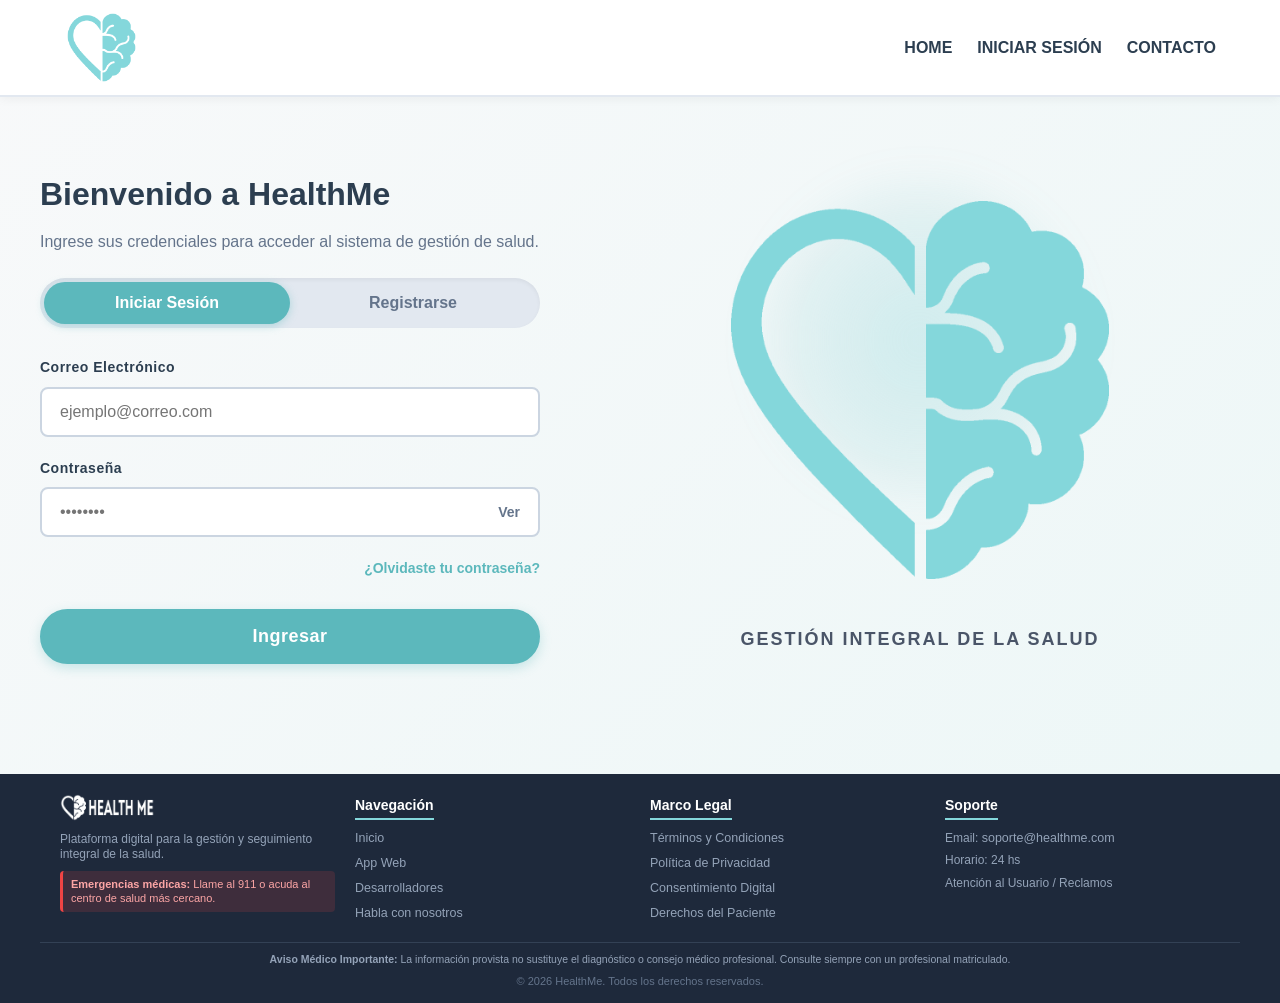
<file: src/views/login.html>
<!DOCTYPE html>
<html lang="es">
<head>
  <meta charset="UTF-8">
  <meta name="viewport" content="width=device-width, initial-scale=1.0">
  <title>HealthMe - Acceso</title>
  <link rel="icon" type="image/x-icon" href="/../favicon.ico">
  <link rel="stylesheet" href="../assets/css/styles.css">
  <link rel="stylesheet" href="../assets/css/login.css">
</head>
<body>

  <!-- NAVBAR -->
  <header class="navbar" id="main-navbar">
    <div class="navbar-container">
      <div class="nav-logo">
        <a href="../../index.html">
          <img src="../../public/logos/logoHealthMeCeleste.png" alt="Logo HealthMe" class="logo-img">
        </a>
      </div>

      <!-- BOTÓN MENÚ HAMBURGUESA (Visible en pantallas chicas y con zoom alto) -->
      <button class="menu-toggle" id="menu-toggle" aria-label="Abrir menú">
        <span class="bar"></span>
        <span class="bar"></span>
        <span class="bar"></span>
      </button>

      <nav class="nav-links" id="nav-links">
        <a href="../../index.html" class="nav-link">HOME</a>
        <a href="login.html" class="nav-link btn-login">INICIAR SESIÓN</a>
        <a href="contact.html" class="nav-link">CONTACTO</a>
      </nav>
    </div>
  </header>

  

  <!-- LOGIN & REGISTER SECTION -->
  <main class="login-main-container">
    <div class="login-split-grid">
      
      <!-- Columna Izquierda: Formulario y Toggle de pestañas -->
      <div class="login-form-area">
        <div class="login-header-text">
          <h1 id="authTitle">Bienvenido a HealthMe</h1>
          <p id="authSubtitle">Ingrese sus credenciales para acceder al sistema de gestión de salud.</p>
        </div>

        <!-- TOGGLE BAR CON INDICADOR DESLIZANTE -->
        <div class="auth-toggle-wrapper">
          <div class="auth-toggle-pill" id="togglePill"></div>
          <button type="button" class="auth-tab-btn active" id="tabLogin">Iniciar Sesión</button>
          <button type="button" class="auth-tab-btn" id="tabRegister">Registrarse</button>
        </div>

        <!-- FORMULARIO DE INICIO DE SESIÓN -->
        <form class="health-login-form active" id="loginForm">
          <div class="form-group">
            <!-- Comentario en línea arriba del código -->
            <label for="loginEmail">Correo Electrónico</label>
            <input type="email" id="loginEmail" name="email" placeholder="ejemplo@correo.com" required>
          </div>

          <div class="form-group">
            <!-- Comentario en línea arriba del código -->
            <label for="loginPassword">Contraseña</label>
            <div class="password-wrapper">
              <input type="password" id="loginPassword" name="password" placeholder="••••••••" required>
              <button type="button" class="toggle-password" data-target="loginPassword">Ver</button>
            </div>
          </div>

          <div class="form-actions-row">
            <a href="recuperar.html" class="forgot-password">¿Olvidaste tu contraseña?</a>
          </div>

          <button type="submit" class="btn-health-pill">Ingresar</button>
        </form>

        <!-- FORMULARIO DE REGISTRO -->
        <form class="health-login-form" id="registerForm">
          <div class="form-group">
            <!-- Comentario en línea arriba del código -->
            <label for="regEmail">Correo Electrónico</label>
            <input type="email" id="regEmail" name="email" placeholder="ejemplo@correo.com" required>
          </div>

          <div class="form-group">
            <!-- Comentario en línea arriba del código -->
            <label for="regNombre">Nombre</label>
            <input type="text" id="regNombre" name="nombre" placeholder="Tu nombre" required>
          </div>

          <div class="form-group">
            <label for="regApellido">Apellido</label>
            <input type="text" id="regApellido" name="apellido" placeholder="Tu apellido" required>
          </div>

          <div class="form-group">
            <label for="regDni">DNI</label>
            <input type="text" id="regDni" name="dni" placeholder="Tu DNI" required>
          </div>

          <div class="form-group">
            <!-- Comentario en línea arriba del código -->
            <label for="regPassword">Contraseña</label>
            <div class="password-wrapper">
              <input type="password" id="regPassword" name="password" placeholder="Crea una contraseña segura" required>
              <button type="button" class="toggle-password" data-target="regPassword">Ver</button>
            </div>
          </div>

          <div class="form-group">
            <!-- Comentario en línea arriba del código -->
            <label for="regConfirmPassword">Confirmar Contraseña</label>
            <div class="password-wrapper">
              <input type="password" id="regConfirmPassword" name="confirmPassword" placeholder="Repite tu contraseña" required>
              <button type="button" class="toggle-password" data-target="regConfirmPassword">Ver</button>
            </div>
          </div>

          <button type="submit" class="btn-health-pill">Crear Cuenta</button>
        </form>

      </div>

      <!-- Columna Derecha: Logo Flotante Libre (Sin caja contenedora) -->
      <div class="login-brand-area">
        <div class="brand-floating-wrapper">
          <div class="brand-glow-bg"></div>
          <img src="../../public/logos/logoHealthMeCeleste.png" alt="Isotipo HealthMe" class="floating-brand-logo">
          <span class="brand-subtitle">Gestión Integral de la Salud</span>
        </div>
      </div>

    </div>
  </main>

  <!-- FOOTER -->
  <footer class="main-footer">
    <div class="footer-container">
      
      <div class="footer-col">
        <img src="../../public/logos/logoNameHealthMeBlanco.png" alt="HealthMe Logo" class="footer-logo">
        <p class="footer-desc">Plataforma digital para la gestión y seguimiento integral de la salud.</p>
        <div class="emergency-notice">
          <strong>Emergencias médicas:</strong> Llame al 911 o acuda al centro de salud más cercano.
        </div>
      </div>

        <div class="footer-col">
          <h3>Navegación</h3>
          <ul>
            <li>
              <a href="../../index.html">Inicio</a>
            </li>
            <li><a href="../../index.html#quienes-somos" class="footer-tab-link" data-target="tab-app">App Web</a></li>
            <li><a href="../../index.html#quienes-somos" class="footer-tab-link" data-target="tab-devs">Desarrolladores</a></li>
            <li>
              <a href="src/views/contact.html">Habla con nosotros</a>
            </li>
          </ul>
        </div>

      <div class="footer-col">
        <h3>Marco Legal</h3>
        <ul>
          <li><a href="#">Términos y Condiciones</a></li>
          <li><a href="#">Política de Privacidad</a></li>
          <li><a href="#">Consentimiento Digital</a></li>
          <li><a href="#">Derechos del Paciente</a></li>
        </ul>
      </div>

      <div class="footer-col">
        <h3>Soporte</h3>
        <p class="support-info">Email: <a href="mailto:soporte@healthme.com">soporte@healthme.com</a></p>
        <p class="support-info">Horario: 24 hs</p>
        <p class="support-info">Atención al Usuario / Reclamos</p>
      </div>

    </div>

    <div class="footer-bottom">
      <p class="disclaimer-text">
        <strong>Aviso Médico Importante:</strong> La información provista no sustituye el diagnóstico o consejo médico profesional. Consulte siempre con un profesional matriculado.
      </p>
      <div class="copyright">
        <p>&copy; 2026 HealthMe. Todos los derechos reservados.</p>
      </div>
    </div>
  </footer>

  <!-- Archivo JavaScript separado -->
  <script src="../assets/js/aviso.js"></script>
  <script src="../assets/js/login.js"></script>
</body>
</html>
</file>
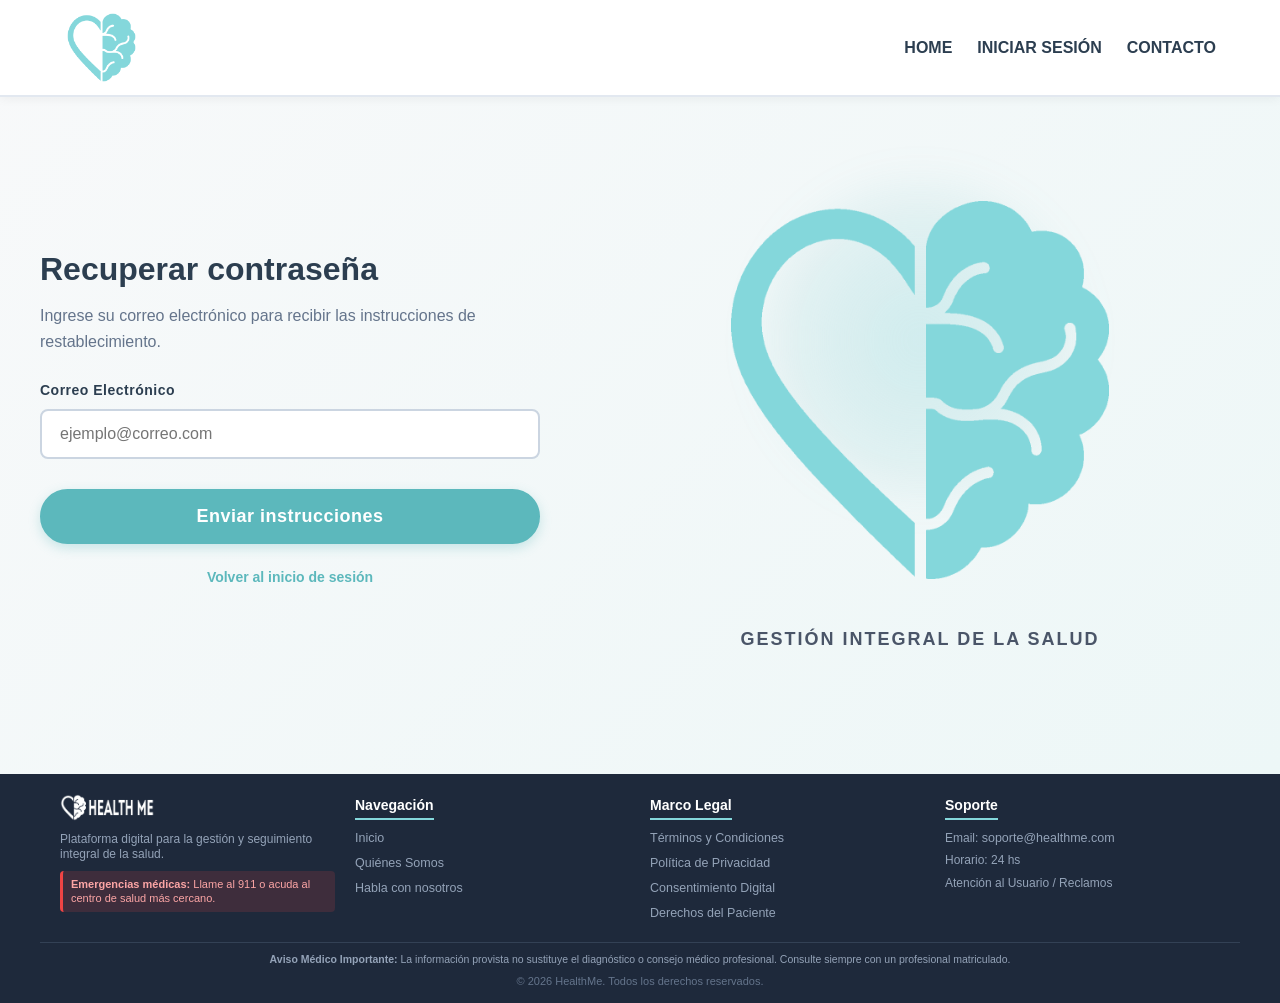
<file: src/views/recuperar.html>
<!DOCTYPE html>
<html lang="es">
<head>
  <meta charset="UTF-8">
  <meta name="viewport" content="width=device-width, initial-scale=1.0">
  <title>HealthMe - Recuperar contraseña</title>
  <link rel="icon" type="image/x-icon" href="favicon.ico">
  <link rel="stylesheet" href="../assets/css/styles.css">
  <link rel="stylesheet" href="../assets/css/login.css">
</head>
<body>

  <!-- NAVBAR -->
  <header class="navbar" id="main-navbar">
    <div class="navbar-container">
      <div class="nav-logo">
        <a href="../../index.html">
          <img src="../../public/logos/logoHealthMeCeleste.png" alt="Logo HealthMe" class="logo-img">
        </a>
      </div>

      <!-- BOTÓN MENÚ HAMBURGUESA -->
      <button class="menu-toggle" id="menu-toggle" aria-label="Abrir menú">
        <span class="bar"></span>
        <span class="bar"></span>
        <span class="bar"></span>
      </button>

      <nav class="nav-links" id="nav-links">
        <a href="../../index.html" class="nav-link">HOME</a>
        <a href="login.html" class="nav-link btn-login">INICIAR SESIÓN</a>
        <a href="contact.html" class="nav-link">CONTACTO</a>
      </nav>
    </div>
  </header>

  <!-- RECUPERAR CONTRASEÑA SECTION -->
  <main class="login-main-container">
    <div class="login-split-grid">
      
      <!-- Columna Izquierda: Formularios de Recuperación -->
      <div class="login-form-area">
        <div class="login-header-text">
          <h1>Recuperar contraseña</h1>
          <p>Ingrese su correo electrónico para recibir las instrucciones de restablecimiento.</p>
        </div>

        <!-- FORMULARIO 1: PEDIR CORREO -->
        <form class="health-login-form active" id="formPedir">
          <div class="form-group">
            <label for="email">Correo Electrónico</label>
            <input type="email" id="email" name="email" placeholder="ejemplo@correo.com" required>
          </div>

          <button type="submit" class="btn-health-pill">Enviar instrucciones</button>
        </form>

        <!-- FORMULARIO 2: NUEVA CONTRASEÑA (Se muestra si viene con token) -->
        <form class="health-login-form" id="formNueva">
          <input type="hidden" name="token" id="token">
          
          <div class="form-group">
            <label for="password_nueva">Nueva contraseña</label>
            <input type="password" id="password_nueva" name="password_nueva" placeholder="Crea una contraseña segura" required>
          </div>

          <div class="form-group">
            <label for="password_confirmar">Repetir contraseña</label>
            <input type="password" id="password_confirmar" name="password_confirmar" placeholder="Repite tu contraseña" required>
          </div>

          <button type="submit" class="btn-health-pill">Cambiar contraseña</button>
        </form>

        <p id="msg" role="status" style="margin-top: 15px; font-weight: 600;"></p>
        
        <div style="margin-top: 20px; text-align: center;">
          <a href="login.html" class="forgot-password">Volver al inicio de sesión</a>
        </div>
      </div>

      <!-- Columna Derecha: Logo Flotante Libre -->
      <div class="login-brand-area">
        <div class="brand-floating-wrapper">
          <div class="brand-glow-bg"></div>
          <img src="../../public/logos/logoHealthMeCeleste.png" alt="Isotipo HealthMe" class="floating-brand-logo">
          <span class="brand-subtitle">Gestión Integral de la Salud</span>
        </div>
      </div>

    </div>
  </main>

  <!-- FOOTER -->
  <footer class="main-footer">
    <div class="footer-container">
      
      <div class="footer-col">
        <img src="../../public/logos/logoNameHealthMeBlanco.png" alt="HealthMe Logo" class="footer-logo">
        <p class="footer-desc">Plataforma digital para la gestión y seguimiento integral de la salud.</p>
        <div class="emergency-notice">
          <strong>Emergencias médicas:</strong> Llame al 911 o acuda al centro de salud más cercano.
        </div>
      </div>

      <div class="footer-col">
        <h3>Navegación</h3>
        <ul>
          <li><a href="../../index.html">Inicio</a></li>
          <li><a href="../../index.html#quienes-somos">Quiénes Somos</a></li>
          <li><a href="contact.html">Habla con nosotros</a></li>
        </ul>
      </div>

      <div class="footer-col">
        <h3>Marco Legal</h3>
        <ul>
          <li><a href="#">Términos y Condiciones</a></li>
          <li><a href="#">Política de Privacidad</a></li>
          <li><a href="#">Consentimiento Digital</a></li>
          <li><a href="#">Derechos del Paciente</a></li>
        </ul>
      </div>

      <div class="footer-col">
        <h3>Soporte</h3>
        <p class="support-info">Email: <a href="mailto:soporte@healthme.com">soporte@healthme.com</a></p>
        <p class="support-info">Horario: 24 hs</p>
        <p class="support-info">Atención al Usuario / Reclamos</p>
      </div>

    </div>

    <div class="footer-bottom">
      <p class="disclaimer-text">
        <strong>Aviso Médico Importante:</strong> La información provista no sustituye el diagnóstico o consejo médico profesional. Consulte siempre con un profesional matriculado.
      </p>
      <div class="copyright">
        <p>&copy; 2026 HealthMe. Todos los derechos reservados.</p>
      </div>
    </div>
  </footer>

  <!-- Archivo JavaScript separado -->
  <script src="../assets/js/recuperar.js"></script>
</body>
</html>
</file>
<file: src/assets/css/styles.css>
/* RESET BÁSICO */
* {
  margin: 0;
  padding: 0;
  box-sizing: border-box;
  font-family: 'Segoe UI', Tahoma, Geneva, Verdana, sans-serif;
}

/* DESPLAZAMIENTO SUAVE GLOBAL */
html {
  scroll-behavior: smooth;
}

body {
  color: #333333;
  line-height: 1.6;
  background-color: #f8f9fa;
}

/* NAVBAR (FIXED Y DINÁMICA CON SCROLL) */
.navbar {
  background-color: #ffffff;
  border-bottom: 2px solid #e2e8f0;
  position: fixed;
  top: 0;
  left: 0;
  width: 100%;
  z-index: 1000;
  box-shadow: 0 2px 10px rgba(0, 0, 0, 0.05);
  transition: transform 0.4s ease, opacity 0.4s ease;
}

/* Estado oculto cuando está arriba de todo */
.navbar.navbar-hidden {
  transform: translateY(-100%);
  opacity: 0;
  pointer-events: none;
}

.navbar-container {
  display: flex;
  justify-content: space-between;
  align-items: center;
  padding: 10px 5%;
  max-width: 1400px;
  margin: 0 auto;
}

.nav-logo .logo-img {
  width: 75px;
  height: auto;
  display: block;
  transition: transform 0.3s ease;
}

.nav-logo .logo-img:hover {
  transform: scale(1.03);
}

/* ESTILOS DEL BOTÓN MENÚ HAMBURGUESA (Oculto en pantallas grandes) */
.menu-toggle {
  display: none;
  flex-direction: column;
  justify-content: space-between;
  width: 30px;
  height: 22px;
  background: transparent;
  border: none;
  cursor: pointer;
  z-index: 1001;
}

.menu-toggle .bar {
  width: 100%;
  height: 3px;
  background-color: #2c3e50;
  border-radius: 2px;
  transition: all 0.3s ease;
}

.nav-links {
  display: flex;
  gap: 25px;
  align-items: center;
}

.nav-link {
  text-decoration: none;
  color: #2c3e50;
  font-weight: 700;
  font-size: 16px;
  position: relative;
  padding: 5px 0;
  transition: color 0.3s ease;
}

.nav-link::after {
  content: '';
  position: absolute;
  bottom: -2px;
  left: 0;
  width: 0%;
  height: 3px;
  background-color: #84d7db;
  border-radius: 2px;
  transition: width 0.3s ease-in-out;
}

.nav-link:hover {
  color: #84d7db;
}

.nav-link:hover::after {
  width: 100%;
}

/* HERO SECTION (100vh - PANTALLA COMPLETA) */
.hero-section {
  background: linear-gradient(135deg, #84d7db 0%, #5cb8bc 100%);
  height: 100vh;
  width: 100%;
  display: flex;
  justify-content: center;
  align-items: center;
  position: relative;
  overflow: hidden;
}

.hero-content {
  display: flex;
  flex-direction: column;
  justify-content: center;
  align-items: center;
  gap: 35px;
  padding: 0 20px;
}

.hero-logo {
  width: 90%;
  max-width: 600px;
  height: auto;
  object-fit: contain;
  opacity: 0;
  transform: translateY(60px);
  transition: opacity 1.2s cubic-bezier(0.25, 1, 0.5, 1), transform 1.2s cubic-bezier(0.25, 1, 0.5, 1);
}

.hero-logo.hero-animate {
  opacity: 1;
  transform: translateY(0);
}

/* BOTÓN "SABER MÁS" EN EL HERO */
.btn-hero-more {
  display: inline-block;
  padding: 12px 36px;
  font-size: 16px;
  font-weight: 700;
  color: #ffffff;
  background-color: transparent;
  border: 4px solid #ffffff;
  border-radius: 50px;
  text-decoration: none;
  cursor: pointer;
  letter-spacing: 0.5px;
  opacity: 0;
  transform: translateY(40px);
  transition: opacity 1.2s cubic-bezier(0.25, 1, 0.5, 1) 0.3s, 
              transform 1.2s cubic-bezier(0.25, 1, 0.5, 1) 0.3s, 
              background-color 0.3s ease, 
              color 0.3s ease;
}

.hero-logo.hero-animate + .btn-hero-more {
  opacity: 1;
  transform: translateY(0);
}

.btn-hero-more:hover {
  background-color: #ffffff;
  color: #5cb8bc;
}

/* ABOUT US SECTION */
.about-section {
  padding: 40px 20px 70px;
  background-color: #ffffff;
}

.section-title {
  font-size: 28px;
  font-weight: 800;
  text-align: center;
  margin-bottom: 35px;
  color: #2c3e50;
  letter-spacing: 1px;
}

.about-container {
  display: flex;
  align-items: center;
  justify-content: space-between;
  gap: 50px;
  max-width: 1200px;
  margin: 0 auto 60px auto; /* Margen inferior para separar la presentación de la galería inferior */
}

.about-text-box {
  flex: 1;
}

.about-text-box p {
  font-size: 18px;
  color: #4a5568;
  line-height: 1.7;
}

/* Título secundario sobre el párrafo descriptivo de About */
.about-subtitle {
  font-size: 28px;
  font-weight: 700;
  color: #1a365d; /* Tono azul oscuro acorde al branding */
  margin-bottom: 16px;
  line-height: 1.3;
}

.about-img-box {
  flex: 1; 
  display: flex;
  justify-content: center;
  align-items: center;
}

.render-img {
  width: 100%; 
  max-width: 550px;
  height: auto;
  border-radius: 12px;
}

/* Responsivo para pantallas chicas */
@media (max-width: 900px) {
  .about-container {
    flex-direction: column;
    gap: 30px;
  }
  .about-img-box {
    max-width: 100%;
  }
}

/* DOWNLOAD SECTION */
.download-section {
  padding: 70px 20px;
  text-align: center;
  background-color: #f1f8f8;
  border-top: 1px solid #e2e8f0;
}

.download-container h2 {
  font-size: 24px;
  font-weight: 800;
  color: #2c3e50;
  margin-bottom: 10px;
}

.download-subtitle {
  font-size: 15px;
  color: #64748b;
  margin-bottom: 25px;
}

.download-buttons {
  display: flex;
  justify-content: center;
  gap: 20px;
  flex-wrap: wrap;
}

.btn-download {
  display: inline-block;
  padding: 12px 28px;
  background-color: #84d7db;
  color: #1a365d;
  text-decoration: none;
  font-weight: 700;
  font-size: 15px;
  border-radius: 8px;
  box-shadow: 0 4px 10px rgba(132, 215, 219, 0.4);
  transition: all 0.3s ease;
}

.btn-download:hover {
  background-color: #63c0c5;
  transform: translateY(-3px);
  box-shadow: 0 6px 15px rgba(132, 215, 219, 0.6);
}

/* SECCIÓN ¿QUÉ HACE HEALTH ME? */
.what-it-does-section {
  padding: 80px 20px;
  background-color: #f8f9fa;
  border-top: 1px solid #e2e8f0;
}

/** SUBSECCIÓN ¿QUÉ HACE HEALTH ME? (Libre, sin cajas y con gran tamaño) */
.what-it-does-subsection {
  margin-top: 60px;
  padding: 40px 0;
  width: 100%;
  background-color: transparent; /* Sin fondo ni recuadros */
  border: none;
}

.what-it-does-subsection .section-subtitle {
  text-align: center;
  font-size: 28px;
  font-weight: 800;
  color: #2c3e50;
  margin-bottom: 50px;
  letter-spacing: 0.5px;
}

/* Galería en formato libre y de gran tamaño */
.gallery-container {
  display: flex;
  justify-content: center;
  align-items: center;
  gap: 110px;
  max-width: 1300px;
  margin: 0 auto;
  flex-wrap: wrap;
}

/* Contenedor de las tarjetas apiladas (Tamaño ampliado) */
.cards-stack-wrapper {
  position: relative;
  width: 100%;
  max-width: 650px;
  height: 400px;
  perspective: 1000px;
  margin: 0 35px;
}

/* Estilo de cada tarjeta libre de bordes contenedores exteriores */
.stack-card {
  position: absolute;
  width: 100%;
  height: 100%;
  background: #ffffff;
  border-radius: 16px;
  box-shadow: 0 15px 35px rgba(0, 0, 0, 0.12);
  overflow: hidden;
  display: flex;
  justify-content: center;
  align-items: center;
  transition: all 0.5s cubic-bezier(0.25, 1, 0.5, 1);
  border: none; /* Quitamos bordes rígidos */
}

.stack-img {
  width: 100%;
  height: 100%;
  object-fit: cover;
}

/* Botones de navegación flotantes de buen tamaño */
.stack-btn {
  position: absolute;
  top: 50%;
  transform: translateY(-50%);
  background-color: rgba(44, 62, 80, 0.9);
  color: #ffffff;
  border: none;
  width: 48px;
  height: 48px;
  border-radius: 50%;
  cursor: pointer;
  font-size: 20px;
  display: flex;
  justify-content: center;
  align-items: center;
  transition: background-color 0.3s ease, transform 0.2s ease;
  z-index: 10; /* Siempre por encima de las tarjetas */
  box-shadow: 0 4px 12px rgba(0, 0, 0, 0.2);
}

/* Mostrar las flechas únicamente cuando la tarjeta esté activa (al frente) */
.stack-card.active .stack-btn {
  display: flex !important;
}

.stack-btn:hover {
  background-color: #84d7db;
  color: #1a365d;
  transform: translateY(-50%) scale(1.1);
}

/* Posición de los botones de navegación más pegados al borde de la tarjeta */
.prev-btn {
  left: -25px; /* Podés probar bajándolo a 5px si los querés aún más al borde */
}

.next-btn {
  right: -25px; /* Podés probar bajándolo a 5px si los querés aún más al borde */
}

/* Efecto visual de profundidad y movimiento de tarjetas */
.stack-card.active {
  z-index: 3;
  transform: translateX(0) scale(1);
  opacity: 1;
}

.stack-card.next {
  z-index: 2;
  transform: translateX(25px) translateY(20px) scale(0.95);
  opacity: 0.75;
  filter: brightness(0.9);
}

.stack-card.back {
  z-index: 1;
  transform: translateX(50px) translateY(40px) scale(0.9);
  opacity: 0.45;
  filter: brightness(0.8);
}

/* Panel de información a la derecha (Libre, sin caja contenedora con bordes) */
.info-dynamic-box {
  flex: 1;
  max-width: 480px;
  background-color: transparent; /* Sin fondo de caja */
  padding: 10px 0;
  border: none;
  box-shadow: none;
}

.info-dynamic-box h4 {
  font-size: 28px;
  font-weight: 800;
  color: #2c3e50;
  margin-bottom: 20px;
}

.info-dynamic-box p {
  font-size: 18px;
  color: #4a5568;
  line-height: 1.7;
}
/* Espaciado para la segunda subsección */
.inverse-subsection {
  margin-top: 70px;
}


/* Responsive para pantallas medianas o chicas */
@media (max-width: 900px) {
  .gallery-container {
    flex-direction: column;
    gap: 40px;
  }
  .cards-stack-wrapper {
    height: 320px;
    max-width: 100%;
  }
  .info-dynamic-box {
    width: 100%;
    max-width: 100%;
    text-align: center;
  }
}

/* FOOTER INSTITUCIONAL Y MÉDICO */
.main-footer {
  background-color: #1e293b;
  color: #e2e8f0;
  padding-top: 20px;
  padding-bottom: 12px;
  font-size: 13px;
}

.footer-container {
  max-width: 1200px;
  margin: 0 auto;
  padding: 0 20px;
  display: grid;
  grid-template-columns: repeat(auto-fit, minmax(200px, 1fr));
  gap: 20px;
  margin-bottom: 15px;
}

.footer-logo {
  width: 95px;
  height: auto;
  margin-bottom: 4px;
}

.footer-desc {
  color: #94a3b8;
  margin-bottom: 8px;
  font-size: 12px;
  line-height: 1.3;
}

.emergency-notice {
  background-color: rgba(239, 68, 68, 0.15);
  border-left: 3px solid #ef4444;
  padding: 6px 8px;
  border-radius: 4px;
  color: #fca5a5;
  font-size: 11px;
  line-height: 1.3;
}

.footer-col h3 {
  font-size: 14px;
  color: #ffffff;
  margin-bottom: 8px;
  border-bottom: 2px solid #84d7db;
  display: inline-block;
  padding-bottom: 2px;
}

.footer-col ul {
  list-style: none;
}

.footer-col ul li {
  margin-bottom: 4px;
}

.footer-col ul li a, 
.footer-col a {
  color: #94a3b8;
  text-decoration: none;
  font-size: 12.5px;
  transition: color 0.3s ease;
}

.footer-col ul li a:hover, 
.footer-col a:hover {
  color: #84d7db;
}

.support-info {
  margin-bottom: 3px;
  color: #94a3b8;
  font-size: 12px;
}

.footer-bottom {
  border-top: 1px solid #334155;
  padding-top: 10px;
  max-width: 1200px;
  margin: 0 auto;
  padding-left: 20px;
  padding-right: 20px;
  text-align: center;
}

.disclaimer-text {
  color: #94a3b8;
  font-size: 10.5px;
  line-height: 1.3;
  margin-bottom: 6px;
}

.copyright {
  color: #64748b;
  font-size: 11px;
}

/* SCROLL FADE-IN */
.fade-in-element {
  opacity: 0;
  transform: translateY(30px);
  transition: opacity 0.8s ease-out, transform 0.8s ease-out;
}

.fade-in-element.visible {
  opacity: 1;
  transform: translateY(0);
}

/* TABS - SECCIÓN QUIÉNES SOMOS */
.tabs-container {
  display: flex;
  justify-content: center;
  position: relative;
  max-width: 600px;
  margin: 0 auto 35px auto;
  border-bottom: 2px solid #e2e8f0;
}

.tab-btn {
  flex: 1;
  background: transparent;
  border: none;
  outline: none;
  padding: 12px 20px;
  font-size: 16px;
  font-weight: 700;
  color: #64748b;
  cursor: pointer;
  position: relative;
  z-index: 2;
  transition: color 0.3s ease;
  letter-spacing: 0.5px;
}

.tab-btn:hover {
  color: #2c3e50;
}

.tab-btn.active {
  color: #2c3e50;
}

/* Barra indicadora deslizante */
.tabs-indicator {
  position: absolute;
  bottom: -2px;
  left: 0;
  width: 50%; /* Como hay 2 pestañas, cada una ocupa el 50% */
  height: 3px;
  background-color: #84d7db;
  border-radius: 2px;
  transition: transform 0.35s cubic-bezier(0.4, 0, 0.2, 1);
  z-index: 3;
}

/* Clases de desplazamiento para el indicador según la pestaña seleccionada */
.tabs-container[data-active-index="0"] .tabs-indicator {
  transform: translateX(0%);
}

.tabs-container[data-active-index="1"] .tabs-indicator {
  transform: translateX(100%);
}

/* Ocultación y despliegue de contenidos */
.tab-content {
  display: none;
  opacity: 0;
  transition: opacity 0.4s ease;
}

.tab-content.active {
  display: block;
  opacity: 1;
}

/* Estructura base de la tarjeta (Imagen a la izquierda, Texto a la derecha) */
/* Tarjeta principal con el espacio interno necesario para que la imagen no pise el texto */

.dev-divider {
  width: 800px;
  height: 2px;
  background-color: #cbd5e1;
  margin: 0px auto 80px auto;
  border-radius: 2px;
}

.dev-card {
  display: flex;
  align-items: center;
  position: relative;
  background-color: #ffffff;
  border-radius: 120px;
  border: 4px solid #84d7db;
  padding: 25px 45px 25px 135px; /* Foto a la izq | Github a la der */
  width: 100%;
  max-width: 920px;
  margin-left: 0;
  margin-right: auto;
  overflow: visible !important;
}
/* Separación vertical más amplia entre tarjetas */
.dev-cards-list {
  display: flex;
  flex-direction: column;
  gap: 75px; 
}

/* Tarjeta inversa (imagen a la derecha): simetría en el padding derecho */
.dev-card.dev-card-inverse {
  flex-direction: row;
  padding: 25px 135px 25px 45px; /* Github a la izq | Foto a la der */
  margin-left: auto;
  margin-right: 0;
}

/* Posicionamiento exacto del contenedor de la imagen grande */
.dev-img-container {
  position: absolute;
  left: -35px; /* Sobresale hacia afuera de manera equilibrada */
  top: 50%;
  transform: translateY(-50%);
  flex-shrink: 0;
  width: 165px;
  height: 165px;
  border-radius: 50%;
  overflow: hidden;
  background-color: #ffffff;
  z-index: 5;
}

.developers-container {
  max-width: 1050px;
  margin: 0 auto;
  padding: 30px 25px;
}

/* Para las tarjetas inversas (imagen a la derecha) */
.dev-card.dev-card-inverse .dev-img-container {
  left: auto;
  right: -35px; /* Sobresale hacia afuera por la derecha */
}

.dev-avatar {
  width: 100%;
  height: 100%;
  object-fit: cover;
}

/* Caja de texto con espacio y alineación correcta para que no choque con la imagen */
.dev-info-box {
  flex-grow: 1;
  padding-left: 15px;
  padding-right: 15px;
}

/* Alineación de texto intercalada (Efecto espejo para tarjetas pares) */
.dev-card.dev-card-inverse .dev-info-box {
  padding-left: 15px;
  padding-right: 20px;
  text-align: right;
}

.dev-name {
  font-size: 22px;
  font-weight: 800;
  color: #2c3e50;
  margin-bottom: 6px;
  letter-spacing: 0.5px;
}

.dev-desc {
  font-size: 16px;
  color: #4a5568;
  line-height: 1.6;
  margin: 0;
}

.dev-github-link {
  display: flex;
  align-items: center;
  justify-content: center;
  width: 55px;
  height: 55px;
  border-radius: 50%;
  background-color: #2c3e50;
  color: #ffffff;
  flex-shrink: 0;
  transition: background-color 0.3s ease, transform 0.2s ease, box-shadow 0.3s ease;
  box-shadow: 0 4px 10px rgba(0, 0, 0, 0.1);
  text-decoration: none;
}

.dev-github-link:hover {
  background-color: #84d7db;
  color: #1a365d;
  transform: scale(1.12);
  box-shadow: 0 6px 14px rgba(132, 215, 219, 0.5);
}

.github-icon {
  width: 35px;
  height: 35px;
}

/* ==========================================
   SECCIÓN VIDEO EXPLICATIVO
   ========================================== */
.video-section {
  padding: 60px 20px 80px;
  background-color: #ffffff;
  border-top: 1px solid #e2e8f0;
}

.video-container {
  max-width: 900px;
  margin: 0 auto;
  text-align: center;
}

.video-container .section-title {
  margin-bottom: 35px;
}

/* Contenedor responsivo con relación de aspecto 16:9 */
.video-wrapper {
  position: relative;
  width: 100%;
  padding-bottom: 56.25%;
  height: 0;
  border-radius: 16px;
  overflow: hidden;
  box-shadow: 0 15px 35px rgba(0, 0, 0, 0.12);
  background-color: #000000;
  border: 3px solid #84d7db;
}

.video-wrapper iframe {
  position: absolute;
  top: 0;
  left: 0;
  width: 100%;
  height: 100%;
  border: none;
}

/* Ajustes para pantallas móviles */
@media (max-width: 768px) {
  .video-section {
    padding: 40px 15px 60px;
  }
}

/* MEDIA QUERIES PARA RESOLUCIONES CHICAS (1280x720, 1366x768) Y ZOOM */
@media (max-width: 1024px) {
  .menu-toggle {
    display: flex;
  }

  .nav-links {
    position: absolute;
    top: 100%;
    left: 0;
    width: 100%;
    background-color: #ffffff;
    flex-direction: column;
    align-items: center;
    gap: 0;
    max-height: 0;
    overflow: hidden;
    transition: max-height 0.4s ease-in-out, padding 0.4s ease-in-out;
    border-bottom: 0px solid #e2e8f0;
    box-shadow: 0 10px 15px rgba(0, 0, 0, 0.05);
  }

  .nav-links.nav-active {
    max-height: 300px;
    padding: 20px 0;
    border-bottom: 2px solid #e2e8f0;
  }

  .nav-link {
    font-size: 17px;
    padding: 10px 0;
    width: 100%;
    text-align: center;
  }

  .nav-link::after {
    display: none; 
  }

  .about-container {
    flex-direction: column;
    gap: 30px;
  }

  .about-text-box {
    width: 100%;
  }
}

/* ==========================================
   SECCIÓN DE DESCARGAS (ESTÉTIKA MEJORADA)
   ========================================== */
.download-section {
  padding: 80px 20px;
  background: linear-gradient(180deg, #f8f9fa 0%, #edf7f7 100%);
  border-top: 1px solid #e2e8f0;
}

.download-container {
  max-width: 1000px;
  margin: 0 auto;
  text-align: center;
}

.download-subtitle {
  font-size: 17px;
  color: #64748b;
  margin: -15px auto 45px auto;
  max-width: 620px;
  line-height: 1.6;
}

/* Grilla interactiva de tarjetas */
.download-cards-grid {
  display: flex;
  justify-content: center;
  gap: 30px;
  flex-wrap: wrap;
}

.download-card {
  display: flex;
  align-items: center;
  gap: 20px;
  background-color: #ffffff;
  border: 2px solid #e2e8f0;
  border-radius: 20px;
  padding: 24px 28px;
  text-decoration: none;
  width: 100%;
  max-width: 450px;
  text-align: left;
  box-shadow: 0 8px 20px rgba(0, 0, 0, 0.04);
  transition: all 0.35s cubic-bezier(0.25, 1, 0.5, 1);
  position: relative;
}

/* Efecto hover suave con borde de marca */
.download-card:hover {
  border-color: #84d7db;
  transform: translateY(-6px);
  box-shadow: 0 16px 32px rgba(132, 215, 219, 0.25);
}

/* Ícono contenedor */
.download-card-icon {
  width: 58px;
  height: 58px;
  border-radius: 14px;
  background-color: #f0fdfd;
  color: #2c3e50;
  display: flex;
  align-items: center;
  justify-content: center;
  flex-shrink: 0;
  transition: background-color 0.3s ease, color 0.3s ease;
}

.download-card:hover .download-card-icon {
  background-color: #84d7db;
  color: #1a365d;
}

.download-card-icon svg {
  width: 26px;
  height: 26px;
  display: block;
}

/* Información del botón */
.download-card-info {
  flex-grow: 1;
}

.download-platform-tag {
  font-size: 11px;
  font-weight: 800;
  color: #5cb8bc;
  letter-spacing: 1px;
  text-transform: uppercase;
  display: block;
  margin-bottom: 3px;
}

.download-platform-name {
  font-size: 19px;
  font-weight: 800;
  color: #2c3e50;
  margin-bottom: 4px;
}

.download-platform-desc {
  font-size: 13.5px;
  color: #64748b;
  margin: 0;
  line-height: 1.4;
}

/* Flecha de acción a la derecha */
.download-card-arrow {
  font-size: 20px;
  color: #cbd5e1;
  transition: transform 0.3s ease, color 0.3s ease;
}

.download-card:hover .download-card-arrow {
  color: #2c3e50;
  transform: translateX(6px);
}

/* Responsivo para celulares */
@media (max-width: 768px) {
  .download-card {
    padding: 20px;
  }
  
  .download-card-icon {
    width: 48px;
    height: 48px;
  }

  .download-card-icon svg {
    width: 24px;
    height: 24px;
  }
}

@media (max-width: 768px) {
.navbar-container {
    display: flex;
    justify-content: flex-end; 
    align-items: center;
    position: relative;
    padding: 30px 6%; 
  }

  .nav-logo {
    position: absolute;
    left: 50%;
    top: 50%;
    transform: translate(-50%, -50%);
    margin: 0;
  }

  .menu-toggle {
    display: flex;
    margin-left: auto; 
    z-index: 1001;
  }
  
  .download-buttons {
    flex-direction: column;
    align-items: center;
  }

  .btn-download {
    width: 100%;
    max-width: 280px;
  }
}
</file>
<file: src/assets/css/login.css>
/* RESET BÁSICO */
* {
  margin: 0;
  padding: 0;
  box-sizing: border-box;
  font-family: 'Segoe UI', Tahoma, Geneva, Verdana, sans-serif;
}

/* DESPLAZAMIENTO SUAVE GLOBAL */
html {
  scroll-behavior: smooth;
}

body {
  color: #333333;
  line-height: 1.6;
  background-color: #f8f9fa;
  min-height: 100vh;
  display: flex;
  flex-direction: column;
}

/* --- SECCIÓN PRINCIPAL --- */
.login-main-container {
  flex: 1;
  display: flex;
  align-items: center;
  justify-content: center;
  padding: 140px 20px 80px 20px;
  background: linear-gradient(135deg, #f8f9fa 0%, #edf7f7 100%);
  width: 100%;
}

.login-split-grid {
  display: flex;
  justify-content: space-between;
  align-items: center;
  max-width: 1200px;
  width: 100%;
  gap: 60px;
}

.login-form-area {
  flex: 1;
  max-width: 500px;
  padding: 20px 0;
}

.login-header-text {
  margin-bottom: 24px;
}

.login-header-text h1 {
  font-size: 32px;
  font-weight: 800;
  color: #2c3e50;
  margin-bottom: 8px;
  transition: opacity 0.3s ease;
}

.login-header-text p {
  color: #64748b;
  font-size: 16px;
  transition: opacity 0.3s ease;
}

/* BARRA DE ALTERNANCIA (TOGGLE BAR) */
.auth-toggle-wrapper {
  position: relative;
  display: flex;
  background-color: #e2e8f0;
  border-radius: 50px;
  padding: 4px;
  margin-bottom: 28px;
  width: 100%;
  box-shadow: inset 0 2px 4px rgba(0, 0, 0, 0.05);
}

.auth-toggle-pill {
  position: absolute;
  top: 4px;
  left: 4px;
  width: calc(50% - 4px);
  height: calc(100% - 8px);
  background-color: #5cb8bc;
  border-radius: 50px;
  transition: transform 0.35s cubic-bezier(0.4, 0, 0.2, 1);
  box-shadow: 0 2px 8px rgba(92, 184, 188, 0.4);
}

.auth-tab-btn {
  flex: 1;
  position: relative;
  z-index: 2;
  background: none;
  border: none;
  padding: 12px 16px;
  font-size: 16px;
  font-weight: 700;
  color: #64748b;
  cursor: pointer;
  transition: color 0.3s ease;
  text-align: center;
}

.auth-tab-btn.active {
  color: #ffffff;
}

/* FORMULARIOS Y ANIMACIÓN */
.health-login-form {
  display: none;
  flex-direction: column;
  gap: 20px;
  opacity: 0;
  transform: translateY(10px);
  transition: opacity 0.35s ease, transform 0.35s ease;
}

.health-login-form.active {
  display: flex;
  opacity: 1;
  transform: translateY(0);
}

.form-group {
  display: flex;
  flex-direction: column;
  gap: 8px;
}

.form-group label {
  font-weight: 700;
  font-size: 14px;
  color: #2c3e50;
  letter-spacing: 0.5px;
}

.form-group input {
  padding: 14px 18px;
  border: 2px solid #cbd5e1;
  border-radius: 8px;
  font-size: 16px;
  background-color: #ffffff;
  color: #334155;
  outline: none;
  transition: border-color 0.3s ease, box-shadow 0.3s ease;
}

.form-group input:focus {
  border-color: #84d7db;
  box-shadow: 0 0 0 4px rgba(132, 215, 219, 0.15);
}

.password-wrapper {
  position: relative;
  display: flex;
  align-items: center;
}

.password-wrapper input {
  width: 100%;
  padding-right: 70px;
}

.toggle-password {
  position: absolute;
  right: 12px;
  background: none;
  border: none;
  color: #64748b;
  font-weight: 700;
  font-size: 14px;
  cursor: pointer;
  padding: 5px 8px;
  transition: color 0.3s;
}

.toggle-password:hover {
  color: #5cb8bc;
}

.form-actions-row {
  display: flex;
  justify-content: flex-end;
}

.forgot-password {
  color: #5cb8bc;
  text-decoration: none;
  font-size: 14px;
  font-weight: 600;
  transition: color 0.3s;
}

.forgot-password:hover {
  color: #2c3e50;
  text-decoration: underline;
}

.btn-health-pill {
  display: inline-block;
  width: 100%;
  padding: 14px 42px;
  font-size: 18px;
  font-weight: 700;
  color: #ffffff;
  background-color: #5cb8bc;
  border: 3px solid #5cb8bc;
  border-radius: 50px;
  text-align: center;
  cursor: pointer;
  letter-spacing: 0.5px;
  transition: all 0.3s ease;
  box-shadow: 0 4px 12px rgba(92, 184, 188, 0.3);
  margin-top: 10px;
}

.btn-health-pill:hover {
  background-color: #489b9f;
  border-color: #489b9f;
  transform: translateY(-2px);
  box-shadow: 0 6px 16px rgba(92, 184, 188, 0.45);
}

/* COLUMNA DERECHA DEL LOGO */
.login-brand-area {
  flex: 1;
  display: flex;
  justify-content: center;
  align-items: center;
  position: relative;
}

.brand-floating-wrapper {
  display: flex;
  flex-direction: column;
  align-items: center;
  position: relative;
  padding: 40px;
}

.brand-glow-bg {
  position: absolute;
  width: 320px;
  height: 320px;
  background: radial-gradient(circle, rgba(143, 214, 218, 0.35) 0%, rgba(92,184,188,0.1) 60%, transparent 80%);
  border-radius: 50%;
  z-index: 1;
  filter: blur(20px);
}

.floating-brand-logo {
  width: 100%;
  max-width: 420px;
  height: auto;
  position: relative;
  z-index: 2;
  object-fit: contain;
  animation: floatEffect 3s ease-in-out infinite;
}

.brand-subtitle {
  margin-top: 25px;
  position: relative;
  z-index: 2;
  font-size: 18px;
  font-weight: 700;
  color: #4a5568;
  letter-spacing: 2px;
  text-transform: uppercase;
}

@keyframes floatEffect {
  0%, 100% {
    transform: translateY(0);
  }
  50% {
    transform: translateY(-10px);
  }
}

/* RESPONSIVE */
@media (max-width: 900px) {
  .login-main-container {
    padding: 80px 15px 40px 15px;
  }

  .login-split-grid {
    flex-direction: column-reverse;
    gap: 30px;
  }

  .login-brand-area {
    margin-bottom: 0;
  }

  .brand-floating-wrapper {
    padding: 30px 10px;
  }

  .floating-brand-logo {
    max-width: 240px;
  }

  .brand-subtitle {
    text-align: center;
    margin-top: 15px;
  }

  .login-form-area {
    width: 100%;
    max-width: 100%;
    margin-top: -50px;
  }

  .brand-glow-bg {
    width: 200px;
    height: 200px;
  }
}
</file>
